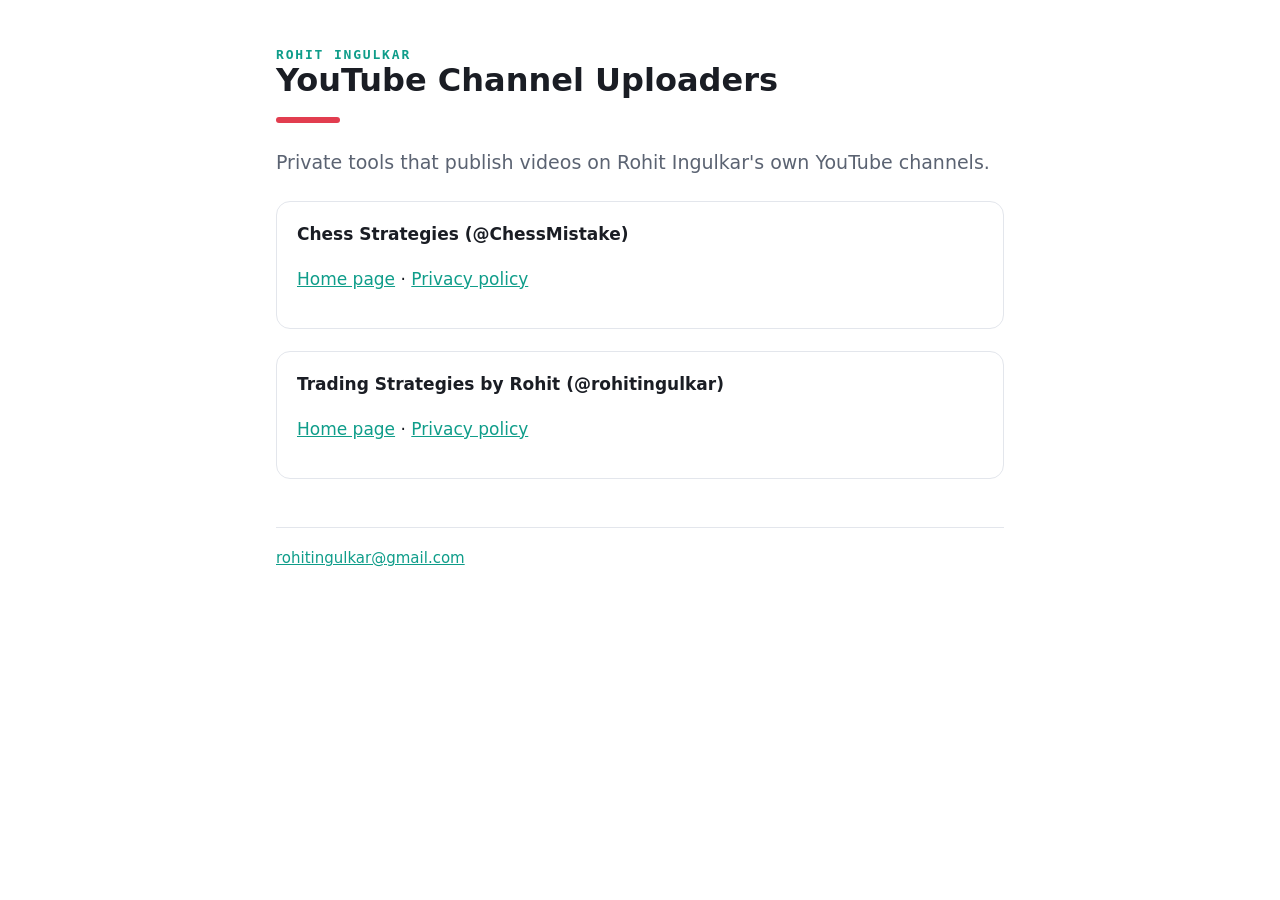
<file: index.html>
<!doctype html>
<html lang="en">
<head>
<meta charset="utf-8">
<meta name="viewport" content="width=device-width, initial-scale=1">
<title>Rohit's YouTube Uploaders</title>
<link rel="stylesheet" href="style.css">
</head>
<body>
<main>
  <div class="kicker">Rohit Ingulkar</div>
  <h1>YouTube Channel Uploaders</h1>
  <div class="bar"></div>
  <p class="lead">Private tools that publish videos on Rohit Ingulkar's own YouTube channels.</p>
  <div class="card"><strong>Chess Strategies (@ChessMistake)</strong>
    <p><a href="chess/">Home page</a> &middot; <a href="chess/privacy.html">Privacy policy</a></p></div>
  <div class="card"><strong>Trading Strategies by Rohit (@rohitingulkar)</strong>
    <p><a href="trading/">Home page</a> &middot; <a href="trading/privacy.html">Privacy policy</a></p></div>
  <footer><a href="mailto:rohitingulkar@gmail.com">rohitingulkar@gmail.com</a></footer>
</main>
</body>
</html>
</file>
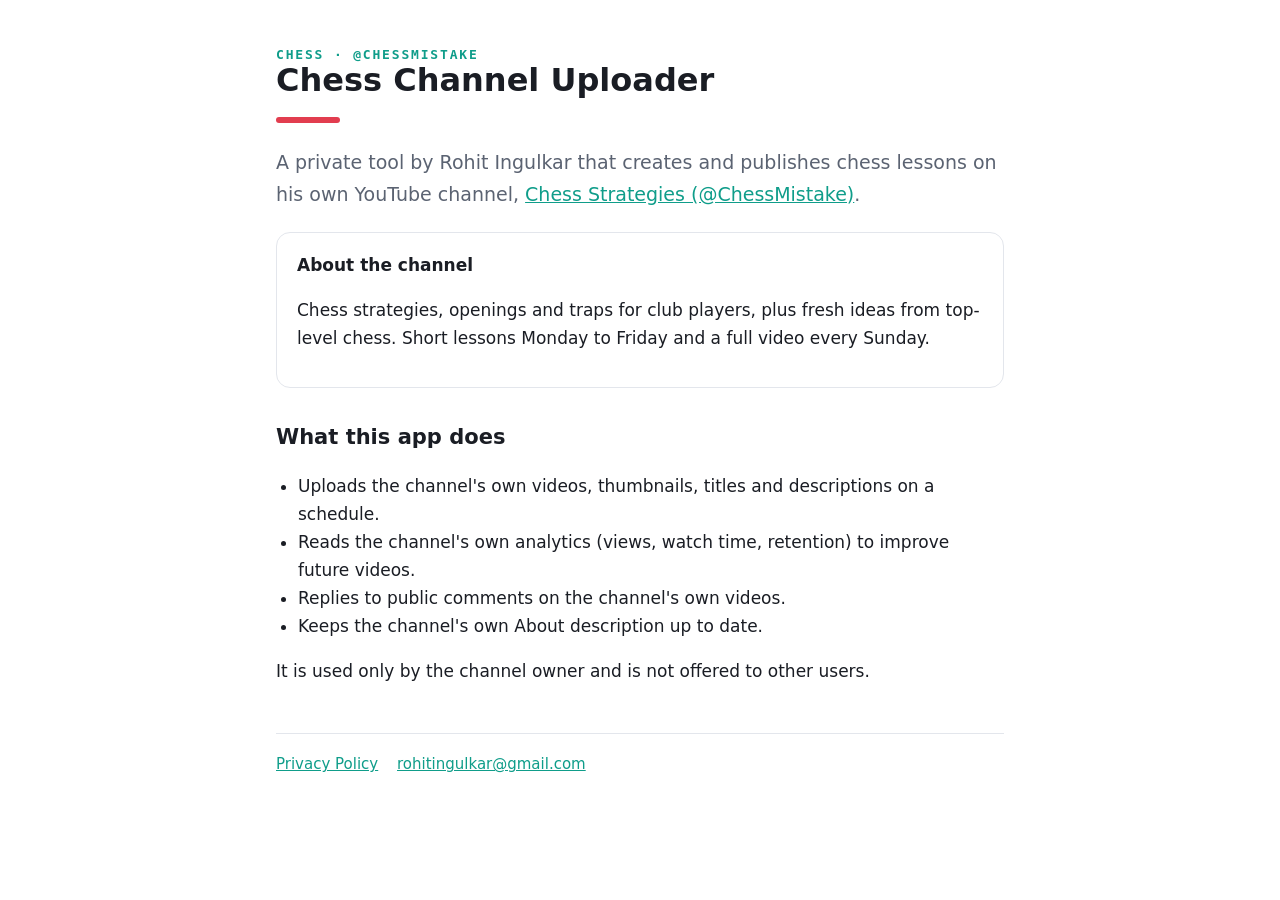
<file: chess/index.html>
<!doctype html>
<html lang="en">
<head>
<meta charset="utf-8">
<meta name="viewport" content="width=device-width, initial-scale=1">
<title>Chess Channel Uploader</title>
<meta name="description" content="Private publishing tool for the YouTube channel Chess Strategies (@ChessMistake).">
<link rel="stylesheet" href="../style.css">
</head>
<body>
<main>
  <div class="kicker">Chess · @ChessMistake</div>
  <h1>Chess Channel Uploader</h1>
  <div class="bar"></div>
  <p class="lead">A private tool by Rohit Ingulkar that creates and publishes chess lessons on his own
    YouTube channel, <a href="https://www.youtube.com/@ChessMistake">Chess Strategies (@ChessMistake)</a>.</p>

  <div class="card">
    <strong>About the channel</strong>
    <p>Chess strategies, openings and traps for club players, plus fresh ideas from top-level chess.
      Short lessons Monday to Friday and a full video every Sunday.</p>
  </div>

  <h2>What this app does</h2>
  <ul>
    <li>Uploads the channel's own videos, thumbnails, titles and descriptions on a schedule.</li>
    <li>Reads the channel's own analytics (views, watch time, retention) to improve future videos.</li>
    <li>Replies to public comments on the channel's own videos.</li>
    <li>Keeps the channel's own About description up to date.</li>
  </ul>
  <p>It is used only by the channel owner and is not offered to other users.</p>

  <footer>
    <a href="privacy.html">Privacy Policy</a>
    <a href="mailto:rohitingulkar@gmail.com">rohitingulkar@gmail.com</a>
  </footer>
</main>
</body>
</html>
</file>
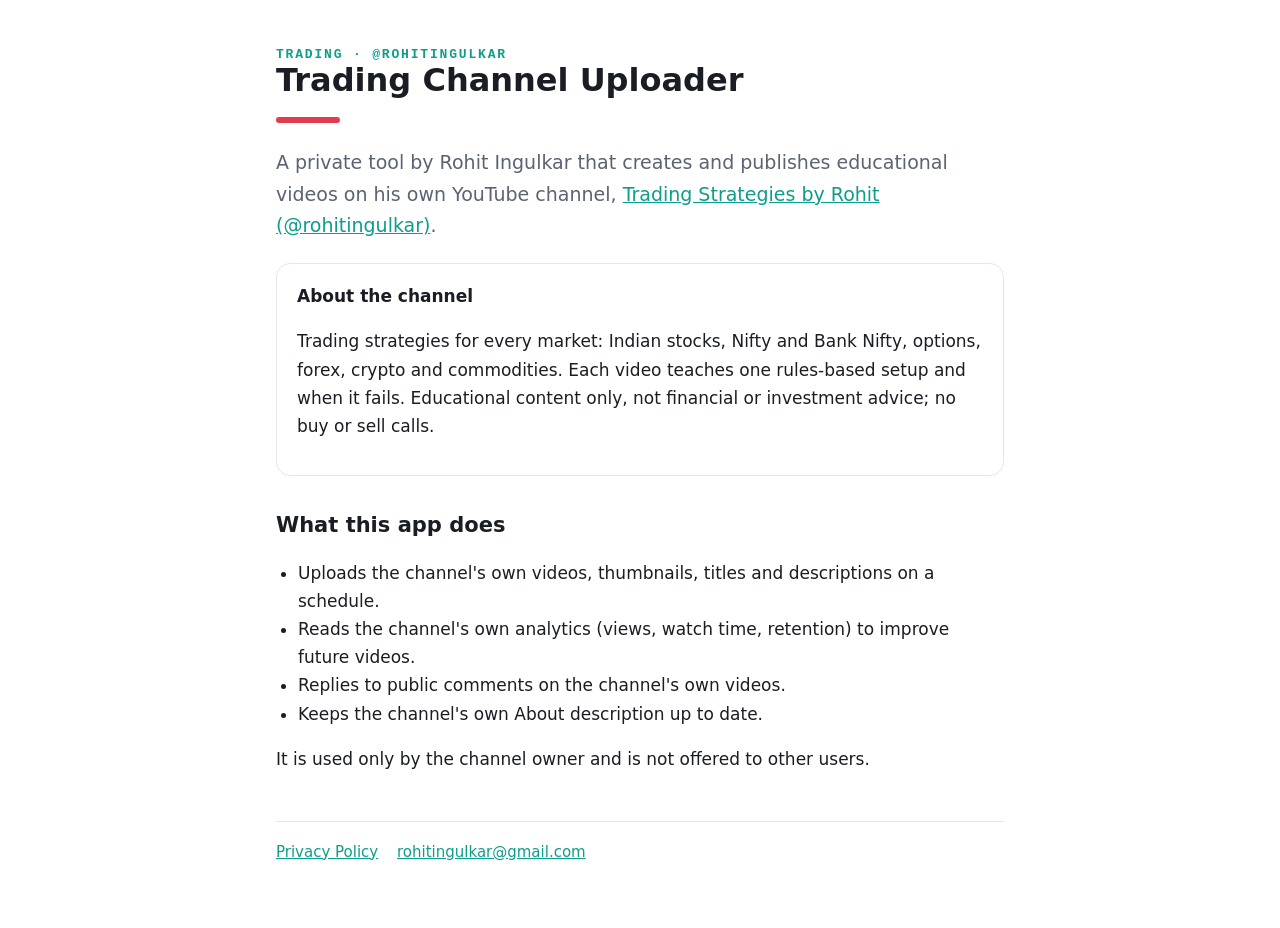
<file: trading/index.html>
<!doctype html>
<html lang="en">
<head>
<meta charset="utf-8">
<meta name="viewport" content="width=device-width, initial-scale=1">
<title>Trading Channel Uploader</title>
<meta name="description" content="Private publishing tool for the YouTube channel Trading Strategies by Rohit (@rohitingulkar).">
<link rel="stylesheet" href="../style.css">
</head>
<body>
<main>
  <div class="kicker">Trading · @rohitingulkar</div>
  <h1>Trading Channel Uploader</h1>
  <div class="bar"></div>
  <p class="lead">A private tool by Rohit Ingulkar that creates and publishes educational videos on his own
    YouTube channel, <a href="https://www.youtube.com/@rohitingulkar">Trading Strategies by Rohit (@rohitingulkar)</a>.</p>

  <div class="card">
    <strong>About the channel</strong>
    <p>Trading strategies for every market: Indian stocks, Nifty and Bank Nifty, options, forex, crypto and
      commodities. Each video teaches one rules-based setup and when it fails. Educational content only,
      not financial or investment advice; no buy or sell calls.</p>
  </div>

  <h2>What this app does</h2>
  <ul>
    <li>Uploads the channel's own videos, thumbnails, titles and descriptions on a schedule.</li>
    <li>Reads the channel's own analytics (views, watch time, retention) to improve future videos.</li>
    <li>Replies to public comments on the channel's own videos.</li>
    <li>Keeps the channel's own About description up to date.</li>
  </ul>
  <p>It is used only by the channel owner and is not offered to other users.</p>

  <footer>
    <a href="privacy.html">Privacy Policy</a>
    <a href="mailto:rohitingulkar@gmail.com">rohitingulkar@gmail.com</a>
  </footer>
</main>
</body>
</html>
</file>
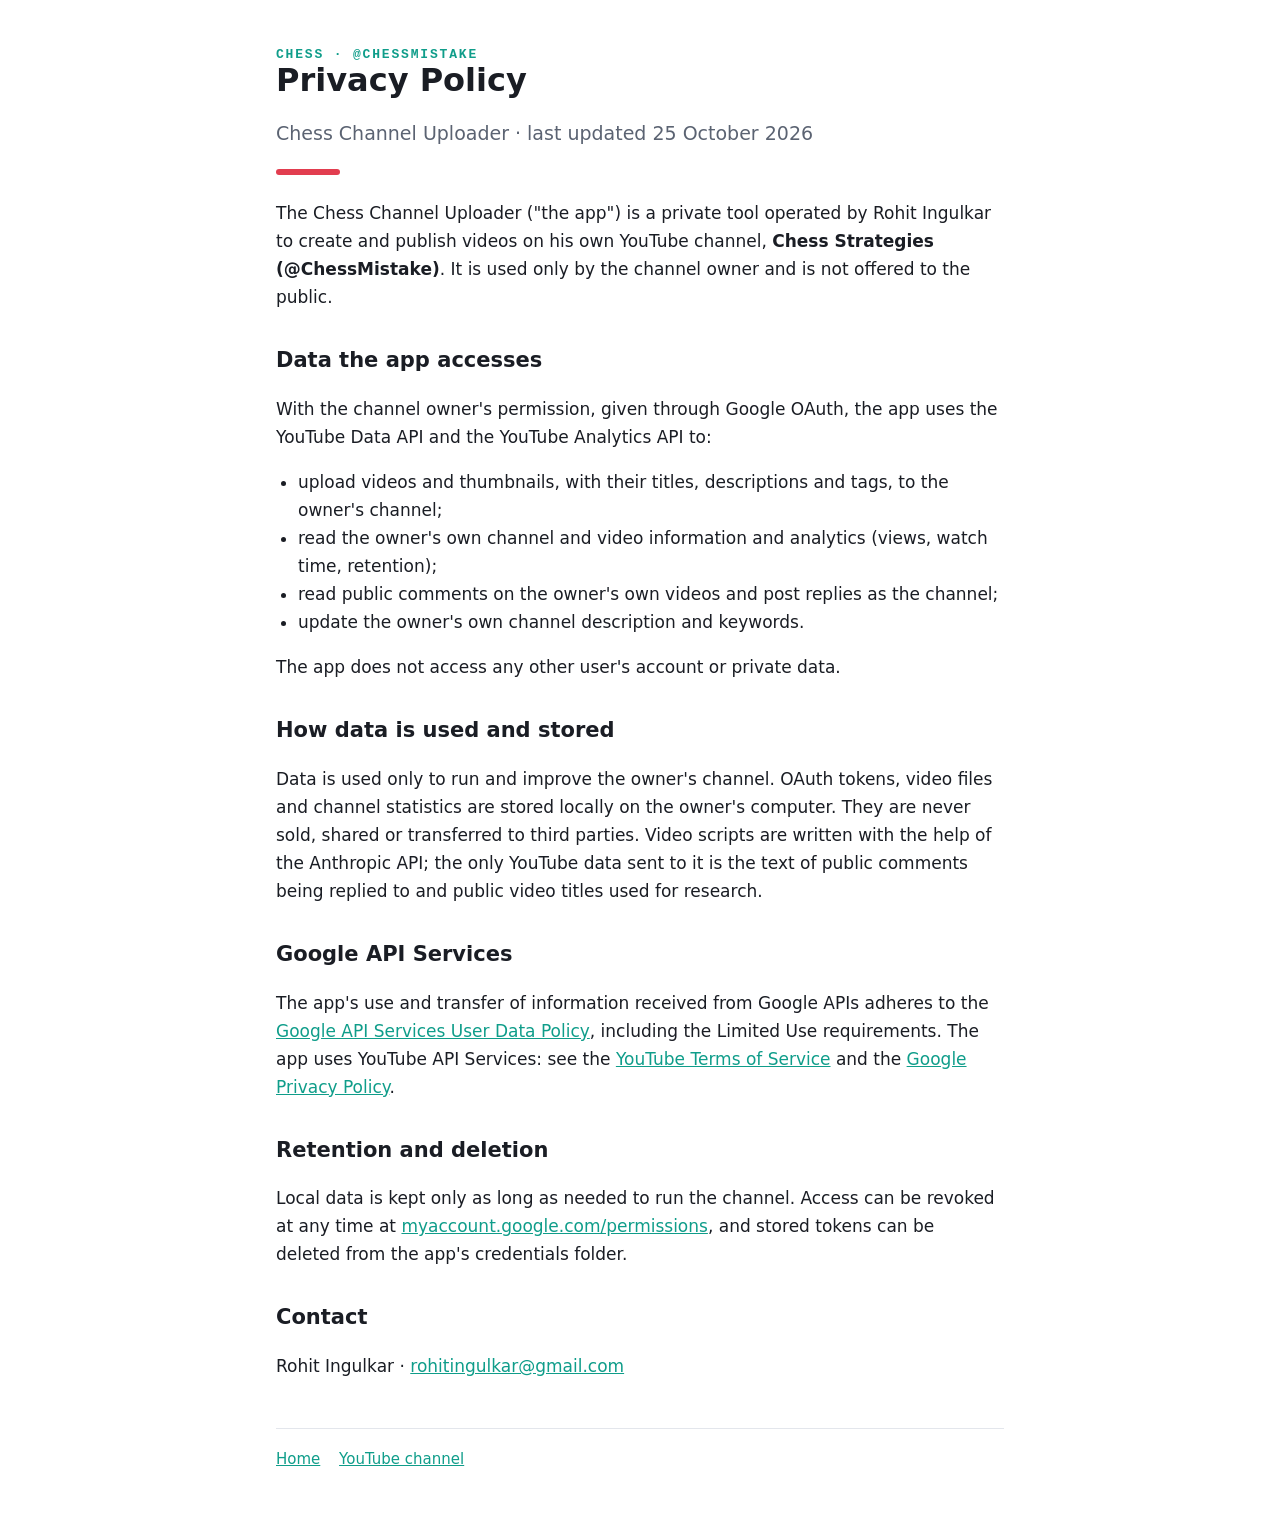
<file: chess/privacy.html>
<!doctype html>
<html lang="en">
<head>
<meta charset="utf-8">
<meta name="viewport" content="width=device-width, initial-scale=1">
<title>Privacy Policy · Chess Channel Uploader</title>
<meta name="description" content="Privacy policy of the Chess Channel Uploader for Chess Strategies (@ChessMistake).">
<link rel="stylesheet" href="../style.css">
</head>
<body>
<main>
  <div class="kicker">Chess · @ChessMistake</div>
  <h1>Privacy Policy</h1>
  <p class="lead">Chess Channel Uploader · last updated 25 October 2026</p>
  <div class="bar"></div>

  <p>The Chess Channel Uploader ("the app") is a private tool operated by Rohit Ingulkar to create and
    publish videos on his own YouTube channel, <strong>Chess Strategies (@ChessMistake)</strong>.
    It is used only by the channel owner and is not offered to the public.</p>

  <h2>Data the app accesses</h2>
  <p>With the channel owner's permission, given through Google OAuth, the app uses the YouTube Data API and
    the YouTube Analytics API to:</p>
  <ul>
    <li>upload videos and thumbnails, with their titles, descriptions and tags, to the owner's channel;</li>
    <li>read the owner's own channel and video information and analytics (views, watch time, retention);</li>
    <li>read public comments on the owner's own videos and post replies as the channel;</li>
    <li>update the owner's own channel description and keywords.</li>
  </ul>
  <p>The app does not access any other user's account or private data.</p>

  <h2>How data is used and stored</h2>
  <p>Data is used only to run and improve the owner's channel. OAuth tokens, video files and channel
    statistics are stored locally on the owner's computer. They are never sold, shared or transferred to
    third parties. Video scripts are written with the help of the Anthropic API; the only YouTube data sent to
    it is the text of public comments being replied to and public video titles used for research.</p>

  <h2>Google API Services</h2>
  <p>The app's use and transfer of information received from Google APIs adheres to the
    <a href="https://developers.google.com/terms/api-services-user-data-policy">Google API Services User Data
    Policy</a>, including the Limited Use requirements. The app uses YouTube API Services: see the
    <a href="https://www.youtube.com/t/terms">YouTube Terms of Service</a> and the
    <a href="https://policies.google.com/privacy">Google Privacy Policy</a>.</p>

  <h2>Retention and deletion</h2>
  <p>Local data is kept only as long as needed to run the channel. Access can be revoked at any time at
    <a href="https://myaccount.google.com/permissions">myaccount.google.com/permissions</a>, and stored tokens
    can be deleted from the app's credentials folder.</p>

  <h2>Contact</h2>
  <p>Rohit Ingulkar · <a href="mailto:rohitingulkar@gmail.com">rohitingulkar@gmail.com</a></p>

  <footer>
    <a href="index.html">Home</a>
    <a href="https://www.youtube.com/@ChessMistake">YouTube channel</a>
  </footer>
</main>
</body>
</html>
</file>
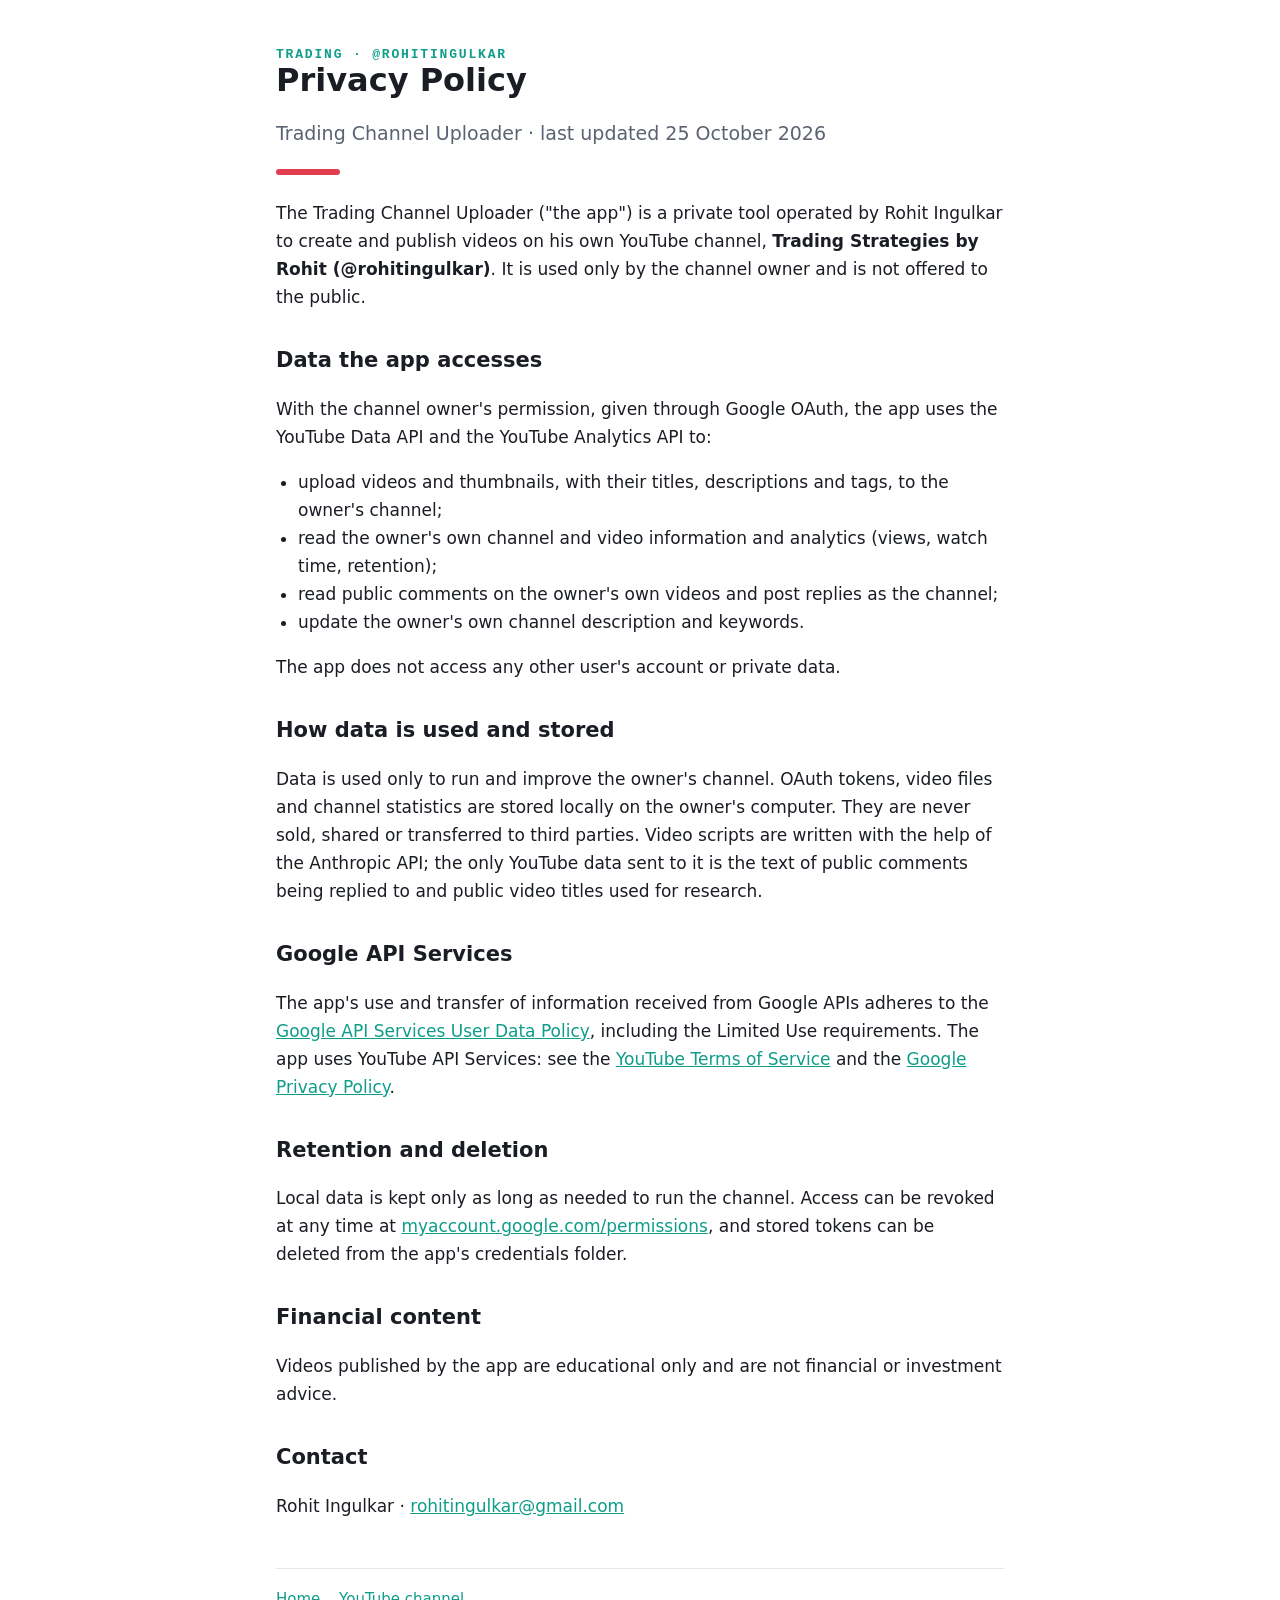
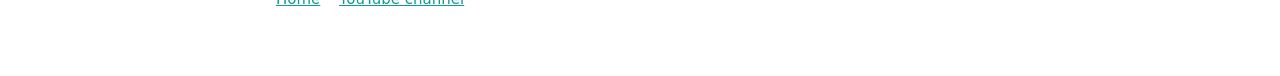
<file: trading/privacy.html>
<!doctype html>
<html lang="en">
<head>
<meta charset="utf-8">
<meta name="viewport" content="width=device-width, initial-scale=1">
<title>Privacy Policy · Trading Channel Uploader</title>
<meta name="description" content="Privacy policy of the Trading Channel Uploader for Trading Strategies by Rohit (@rohitingulkar).">
<link rel="stylesheet" href="../style.css">
</head>
<body>
<main>
  <div class="kicker">Trading · @rohitingulkar</div>
  <h1>Privacy Policy</h1>
  <p class="lead">Trading Channel Uploader · last updated 25 October 2026</p>
  <div class="bar"></div>

  <p>The Trading Channel Uploader ("the app") is a private tool operated by Rohit Ingulkar to create and
    publish videos on his own YouTube channel, <strong>Trading Strategies by Rohit (@rohitingulkar)</strong>.
    It is used only by the channel owner and is not offered to the public.</p>

  <h2>Data the app accesses</h2>
  <p>With the channel owner's permission, given through Google OAuth, the app uses the YouTube Data API and
    the YouTube Analytics API to:</p>
  <ul>
    <li>upload videos and thumbnails, with their titles, descriptions and tags, to the owner's channel;</li>
    <li>read the owner's own channel and video information and analytics (views, watch time, retention);</li>
    <li>read public comments on the owner's own videos and post replies as the channel;</li>
    <li>update the owner's own channel description and keywords.</li>
  </ul>
  <p>The app does not access any other user's account or private data.</p>

  <h2>How data is used and stored</h2>
  <p>Data is used only to run and improve the owner's channel. OAuth tokens, video files and channel
    statistics are stored locally on the owner's computer. They are never sold, shared or transferred to
    third parties. Video scripts are written with the help of the Anthropic API; the only YouTube data sent to
    it is the text of public comments being replied to and public video titles used for research.</p>

  <h2>Google API Services</h2>
  <p>The app's use and transfer of information received from Google APIs adheres to the
    <a href="https://developers.google.com/terms/api-services-user-data-policy">Google API Services User Data
    Policy</a>, including the Limited Use requirements. The app uses YouTube API Services: see the
    <a href="https://www.youtube.com/t/terms">YouTube Terms of Service</a> and the
    <a href="https://policies.google.com/privacy">Google Privacy Policy</a>.</p>

  <h2>Retention and deletion</h2>
  <p>Local data is kept only as long as needed to run the channel. Access can be revoked at any time at
    <a href="https://myaccount.google.com/permissions">myaccount.google.com/permissions</a>, and stored tokens
    can be deleted from the app's credentials folder.</p>

  <h2>Financial content</h2>
  <p>Videos published by the app are educational only and are not financial or investment advice.</p>

  <h2>Contact</h2>
  <p>Rohit Ingulkar · <a href="mailto:rohitingulkar@gmail.com">rohitingulkar@gmail.com</a></p>

  <footer>
    <a href="index.html">Home</a>
    <a href="https://www.youtube.com/@rohitingulkar">YouTube channel</a>
  </footer>
</main>
</body>
</html>
</file>
<file: style.css>
:root { --ground: #ffffff; --ink: #1a1d24; --dim: #5b6372; --line: #e3e6ec; --main: #e23d4f; --accent: #0f9d8a; }
@media (prefers-color-scheme: dark) {
  :root:not([data-theme="light"]) { --ground: #0e1116; --ink: #e8ecf2; --dim: #9aa3b2; --line: #2a303b; --main: #ff4d5e; --accent: #3dd6c4; }
}
* { box-sizing: border-box; }
body { margin: 0; background: var(--ground); color: var(--ink); font: 17px/1.65 system-ui, -apple-system, "Segoe UI", sans-serif; }
main { max-width: 760px; margin: 0 auto; padding: 48px 16px 64px; }
h1 { font-size: 32px; line-height: 1.2; margin: 0 0 8px; }
h2 { font-size: 21px; margin: 32px 0 8px; }
.kicker { color: var(--accent); font: 600 13px/1 ui-monospace, Consolas, monospace; letter-spacing: .14em; text-transform: uppercase; }
.lead { color: var(--dim); font-size: 19px; }
a { color: var(--accent); }
ul { padding-left: 22px; }
.card { border: 1px solid var(--line); border-radius: 14px; padding: 18px 20px; margin: 22px 0; }
footer { margin-top: 48px; padding-top: 18px; border-top: 1px solid var(--line); color: var(--dim); font-size: 15px; }
footer a { margin-right: 14px; }
.bar { width: 64px; height: 6px; border-radius: 3px; background: var(--main); margin: 18px 0 24px; }
</file>
